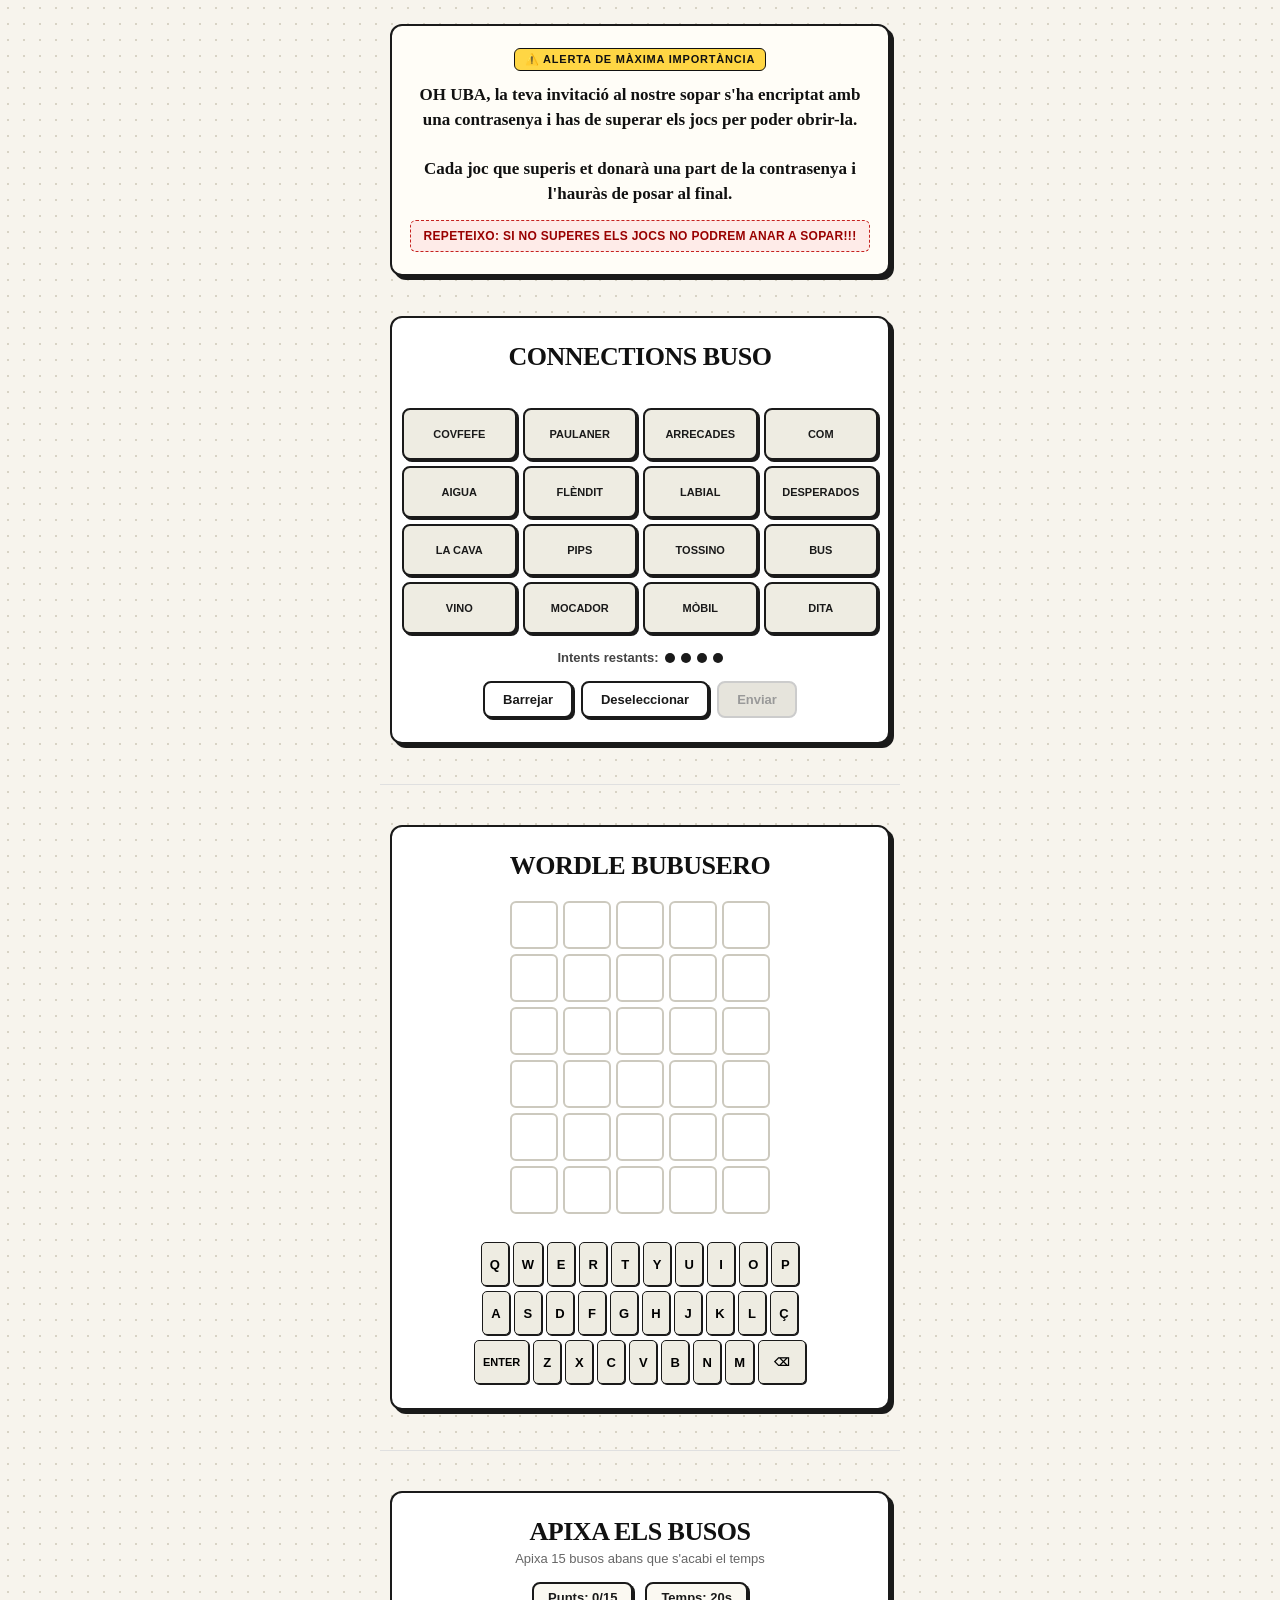
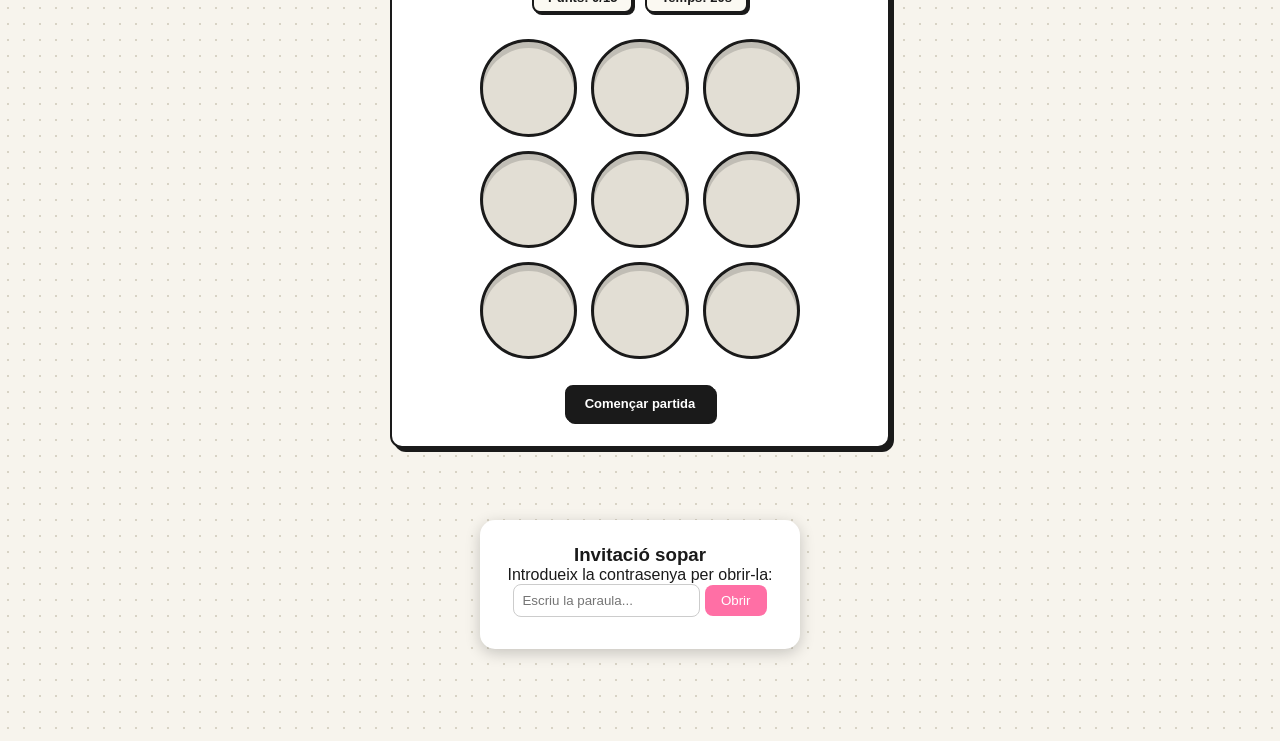
<file: 3anys/index.html>
<!DOCTYPE html>
<html lang="ca">

<head>
    <meta charset="UTF-8" />
    <meta name="viewport" content="width=device-width, initial-scale=1.0" />
    <link rel="stylesheet" href="styles.css" />
    <title>3 anys uba</title>
</head>

<body style="flex-direction: column; align-items: center; gap: 40px;">

    <!-- Musica -->
    <audio id="musica" loop>
        <source src="kahoot.mp3" type="audio/mpeg">
    </audio>


    <!-- TÍTOL INTRO -->
    <div class="intro-card">
        <div class="intro-tag">⚠️ ALERTA DE MÀXIMA IMPORTÀNCIA</div>
        <h1 class="intro-title">
            OH UBA, la teva invitació al nostre sopar s'ha encriptat amb una contrasenya i has de superar els jocs per poder obrir-la.
            <br><br> Cada joc que superis et donarà una part de la contrasenya i l'hauràs de posar al final.
        </h1>
        <div class="intro-alert">
            REPETEIXO: SI NO SUPERES ELS JOCS NO PODREM ANAR A SOPAR!!!
        </div>
    </div>

    <!-- ========================================== -->
    <!-- JOC 1: CONNECTIONS                         -->
    <!-- ========================================== -->
    <div id="connections-screen" class="game-screen">
        <div class="conn-toast" id="toast">Ja has provat aquesta combinació!</div>

        <div class="game-header">
            <h1>CONNECTIONS BUSO</h1>
        </div>

        <div class="conn-solved-categories" id="solved-box"></div>

        <div class="conn-grid" id="tiles-grid"></div>

        <div class="conn-mistakes" id="mistakes-box">
            <span>Intents restants:</span>
            <div class="conn-dot"></div>
            <div class="conn-dot"></div>
            <div class="conn-dot"></div>
            <div class="conn-dot"></div>
        </div>

        <div class="conn-actions" id="action-buttons">
            <button class="conn-btn" onclick="shuffleTiles()">Barrejar</button>
            <button class="conn-btn" onclick="deselectAll()">Deseleccionar</button>
            <button class="conn-btn conn-btn-submit" id="submit-btn" onclick="checkGuess()" disabled>Enviar</button>
        </div>

        <div class="reward-modal" id="victory-modal">
            <h2>PRIMERA PISTA</h2>
            <div class="reward-box">
                <span class="reward-key-text">cumple</span>
            </div>
        </div>
    </div>

    <hr style="width: 100%; max-width: 520px; border: 0; border-top: 1px solid #e0e0e0;" />

    <!-- ========================================== -->
    <!-- JOC 2: WORDLE                              -->
    <!-- ========================================== -->
    <div id="wordle-screen" class="game-screen">
        <div class="game-header">
            <h1>WORDLE BUBUSERO</h1>
        </div>

        <div class="wdl-board" id="board"></div>

        <div class="wdl-keyboard" id="keyboard"></div>

        <div class="reward-modal" id="wdl-reward">
            <h2>SEGONA PISTA</h2>
            <div class="reward-box">
                <span class="reward-key-text" id="reward-key">numero3</span>
            </div>
        </div>
    </div>


    <hr style="width: 100%; max-width: 520px; border: 0; border-top: 1px solid #e0e0e0;" />

    <!-- ========================================== -->
    <!-- JOC 3: WHACK-A-MOLE ARCADE                 -->
    <!-- ========================================== -->
    <div id="mole-screen" class="game-screen">
        <div class="game-header">
            <h1>APIXA ELS BUSOS</h1>
            <p>Apixa 15 busos abans que s'acabi el temps</p>
        </div>

        <div class="mole-scoreboard">
            <div class="mole-score-pill">Punts: <span id="mole-score">0</span>/15</div>
            <div class="mole-score-pill">Temps: <span id="mole-time">20</span>s</div>
        </div>

        <div class="mole-grid" id="mole-grid">
            <div class="mole-hole">
                <div class="mole-target" onclick="hitMole(this)"></div>
            </div>
            <div class="mole-hole">
                <div class="mole-target" onclick="hitMole(this)"></div>
            </div>
            <div class="mole-hole">
                <div class="mole-target" onclick="hitMole(this)"></div>
            </div>
            <div class="mole-hole">
                <div class="mole-target" onclick="hitMole(this)"></div>
            </div>
            <div class="mole-hole">
                <div class="mole-target" onclick="hitMole(this)"></div>
            </div>
            <div class="mole-hole">
                <div class="mole-target" onclick="hitMole(this)"></div>
            </div>
            <div class="mole-hole">
                <div class="mole-target" onclick="hitMole(this)"></div>
            </div>
            <div class="mole-hole">
                <div class="mole-target" onclick="hitMole(this)"></div>
            </div>
            <div class="mole-hole">
                <div class="mole-target" onclick="hitMole(this)"></div>
            </div>
        </div>

        <div class="mole-actions">
            <button class="conn-btn conn-btn-submit" id="start-mole-btn" onclick="startMoleGame()">Començar partida</button>
        </div>

        <div class="reward-modal" id="mole-reward">
            <h2>TERCERA PISTA</h2>
            <div class="reward-box">
                <span class="reward-key-text">de_natros</span>
            </div>
        </div>
    </div>



    <!-- Invitació sopar -->
    <div id="sobre">
        <h3>Invitació sopar</h3>
        <p>Introdueix la contrasenya per obrir-la:</p>
        <input type="password" id="contra" placeholder="Escriu la paraula...">
        <button onclick="obrirInvitacio()">Obrir</button>

        <div id="contenido" class="hidden">
            <h2> Sorpresa! </h2>
            <p>Estàs invitada a sopar amb EL MI aquesta nit.</p>
            <p><b>Ubicació: </b>Níam</p>
            <p><b>Hora: </b>21:30</p>
        </div>
    </div>

    <script src="script.js"></script>
</body>

</html>
</file>
<file: 3anys/styles.css>
/* ==========================================================================
   1. BASES GLOBALS & FONS EDITORIAL CÀLID
   ========================================================================== */

* {
    box-sizing: border-box;
    margin: 0;
    padding: 0;
}

body {
    /* Fons paper càlid amb trama de punts subtils estil impremta */
    background-color: #f7f4ed;
    background-image: radial-gradient(#d8d3c5 1px, transparent 1px);
    background-size: 16px 16px;
    color: #1a1a1a;
    font-family: -apple-system, BlinkMacSystemFont, "Segoe UI", Roboto, sans-serif;
    display: flex;
    flex-direction: column;
    align-items: center;
    gap: 32px;
    padding: 24px 14px 60px;
    min-height: 100vh;
}


/* ==========================================================================
   2. CONTENIDORS I TARGETES DE JOC
   ========================================================================== */

.game-screen {
    width: 100%;
    max-width: 500px;
    background: #ffffff;
    border: 2px solid #1a1a1a;
    border-radius: 12px;
    padding: 24px 16px;
    box-shadow: 4px 4px 0px #1a1a1a;
    display: flex;
    flex-direction: column;
    align-items: center;
    gap: 16px;
}

.game-header {
    text-align: center;
}

.game-header h1 {
    font-family: "Georgia", "Charter", "Times New Roman", serif;
    font-size: 26px;
    letter-spacing: -0.5px;
    color: #111;
    margin-bottom: 4px;
}

.game-header p {
    font-size: 13px;
    color: #666;
}


/* Separador subtil entre seccions */

hr {
    width: 100%;
    max-width: 500px;
    border: 0;
    border-top: 2px dashed #d1ccbe;
}


/* ==========================================================================
   3. BANNER D'ALERTA (INTRO)
   ========================================================================== */

.intro-card {
    width: 100%;
    max-width: 500px;
    background: #fffdf7;
    border: 2px solid #1a1a1a;
    border-radius: 12px;
    padding: 22px 18px;
    text-align: center;
    box-shadow: 4px 4px 0px #1a1a1a;
}

.intro-tag {
    display: inline-block;
    background: #ffd644;
    color: #111;
    font-weight: 800;
    font-size: 11px;
    letter-spacing: 0.8px;
    padding: 4px 10px;
    border-radius: 6px;
    border: 1.5px solid #111;
    margin-bottom: 12px;
}

.intro-title {
    font-family: "Georgia", serif;
    font-size: 17px !important;
    font-weight: 700;
    line-height: 1.45;
    color: #111;
    margin-bottom: 14px;
}

.intro-alert {
    background: #feebe8;
    border: 1.5px dashed #c5221f;
    color: #900;
    font-size: 12px;
    font-weight: 800;
    padding: 8px 12px;
    border-radius: 6px;
    letter-spacing: 0.3px;
}


/* ==========================================================================
   4. BOTONS COMUNS (EFECTE PREMSA FÍSICA)
   ========================================================================== */

.conn-btn {
    background: #ffffff;
    border: 2px solid #1a1a1a;
    color: #1a1a1a;
    padding: 9px 18px;
    border-radius: 8px;
    font-weight: 700;
    font-size: 13px;
    cursor: pointer;
    box-shadow: 2px 2px 0px #1a1a1a;
    transition: transform 0.08s ease, box-shadow 0.08s ease;
}

.conn-btn:hover {
    background: #fdfaf3;
}

.conn-btn:active {
    transform: translate(2px, 2px);
    box-shadow: 0px 0px 0px #1a1a1a;
}

.conn-btn-submit {
    background: #1a1a1a;
    color: #ffffff;
}

.conn-btn-submit:hover {
    background: #333333;
}

.conn-btn-submit:disabled {
    background: #e6e4dc;
    color: #999;
    border-color: #ccc;
    box-shadow: none;
    cursor: not-allowed;
    transform: none;
}


/* ==========================================================================
   5. CONNECTIONS
   ========================================================================== */

#connections-screen .conn-toast {
    position: fixed;
    top: 18px;
    background: #1a1a1a;
    color: #fff;
    padding: 10px 18px;
    border-radius: 8px;
    font-size: 13px;
    font-weight: 700;
    box-shadow: 3px 3px 0px rgba(0, 0, 0, 0.3);
    opacity: 0;
    transform: translateY(-10px);
    transition: opacity 0.2s, transform 0.2s;
    pointer-events: none;
    z-index: 100;
}

#connections-screen .conn-toast.show {
    opacity: 1;
    transform: translateY(0);
}

#connections-screen .conn-solved-categories {
    width: 100%;
    display: flex;
    flex-direction: column;
    gap: 8px;
}

#connections-screen .conn-solved-card {
    padding: 12px;
    border-radius: 8px;
    border: 2px solid #1a1a1a;
    text-align: center;
    box-shadow: 2px 2px 0px #1a1a1a;
    animation: connPopIn 0.25s ease-out;
}

#connections-screen .conn-solved-title {
    font-weight: 800;
    font-size: 14px;
    text-transform: uppercase;
    margin-bottom: 2px;
}

#connections-screen .conn-solved-words {
    font-size: 13px;
}

#connections-screen .conn-grid {
    width: 100%;
    display: grid;
    grid-template-columns: repeat(4, 1fr);
    gap: 8px;
}

#connections-screen .conn-tile {
    aspect-ratio: 1.25;
    background: #eeece2;
    border: 2px solid #1a1a1a;
    border-radius: 8px;
    display: flex;
    justify-content: center;
    align-items: center;
    text-align: center;
    padding: 4px;
    font-weight: 800;
    font-size: 12px;
    text-transform: uppercase;
    cursor: pointer;
    box-shadow: 2px 2px 0px #1a1a1a;
    transition: background 0.1s, transform 0.08s;
}

#connections-screen .conn-tile.selected {
    background: #50504a;
    color: #ffffff;
}

#connections-screen .conn-tile:active {
    transform: translate(1px, 1px);
    box-shadow: 1px 1px 0px #1a1a1a;
}

#connections-screen .cat-yellow {
    background: #fbd65c;
}

#connections-screen .cat-green {
    background: #a4c95f;
}

#connections-screen .cat-blue {
    background: #a8caf4;
}

#connections-screen .cat-purple {
    background: #c694d1;
}

#connections-screen .conn-mistakes {
    display: flex;
    align-items: center;
    gap: 6px;
    font-size: 13px;
    font-weight: 600;
    color: #444;
}

#connections-screen .conn-dot {
    width: 10px;
    height: 10px;
    background: #1a1a1a;
    border-radius: 50%;
    transition: opacity 0.2s;
}

#connections-screen .conn-dot.lost {
    opacity: 0.15;
}

#connections-screen .conn-actions {
    display: flex;
    gap: 8px;
}

@keyframes connPopIn {
    from {
        transform: scale(0.95);
        opacity: 0;
    }
    to {
        transform: scale(1);
        opacity: 1;
    }
}

#connections-screen {
  width: 100%;
  padding-left: 10px;
  padding-right: 10px;
  overflow: hidden; /* Evita que qualsevol element desbordi la targeta */
}

#connections-screen .conn-grid {
  width: 100%;
  gap: 6px; /* Reduïm l'espai entre caselles */
}

#connections-screen .conn-tile {
  min-width: 0; /* Imprescindible en CSS Grid perquè no forci l'ample */
  aspect-ratio: auto; /* Permet que s'adapti a l'alçada del text */
  min-height: 52px;
  padding: 4px 2px;
  font-size: 11px; /* Font lleugerament més compacta per paraules com DESPERADOS */
  word-break: break-word; /* Si cal, trenca la paraula per no sortir */
  hyphens: auto;
  line-height: 1.15;
}

@media (max-width: 380px) {
  #connections-screen .conn-tile {
    font-size: 10px;
    padding: 2px;
  }
}


/* ==========================================================================
   6. WORDLE
   ========================================================================== */

#wordle-screen .wdl-board {
    display: grid;
    grid-template-rows: repeat(6, 1fr);
    gap: 5px;
    margin-bottom: 12px;
}

#wordle-screen .wdl-row {
    display: grid;
    grid-template-columns: repeat(5, 1fr);
    gap: 5px;
}

#wordle-screen .wdl-cell {
    width: 48px;
    height: 48px;
    border: 2px solid #ccc9be;
    border-radius: 6px;
    display: flex;
    justify-content: center;
    align-items: center;
    font-size: 22px;
    font-weight: 800;
    text-transform: uppercase;
    user-select: none;
    background: #fff;
}

#wordle-screen .wdl-cell.filled {
    border-color: #1a1a1a;
}

#wordle-screen .wdl-cell.correct {
    background: #6aaa64;
    color: #fff;
    border-color: #1a1a1a;
}

#wordle-screen .wdl-cell.present {
    background: #c9b458;
    color: #fff;
    border-color: #1a1a1a;
}

#wordle-screen .wdl-cell.absent {
    background: #787c7e;
    color: #fff;
    border-color: #1a1a1a;
}

#wordle-screen .wdl-keyboard {
    display: flex;
    flex-direction: column;
    gap: 5px;
    width: 100%;
}

#wordle-screen .wdl-kb-row {
    display: flex;
    justify-content: center;
    gap: 4px;
}

#wordle-screen .wdl-key {
    background: #eeece2;
    border: 1.5px solid #1a1a1a;
    border-radius: 5px;
    height: 44px;
    min-width: 28px;
    padding: 0 8px;
    font-weight: 800;
    font-size: 13px;
    cursor: pointer;
    box-shadow: 1px 1px 0px #1a1a1a;
    display: flex;
    justify-content: center;
    align-items: center;
}

#wordle-screen .wdl-key.wide {
    min-width: 48px;
    font-size: 11px;
}

#wordle-screen .wdl-key:active {
    transform: translate(1px, 1px);
    box-shadow: none;
}

#wordle-screen .wdl-key.correct {
    background: #6aaa64;
    color: #fff;
}

#wordle-screen .wdl-key.present {
    background: #c9b458;
    color: #fff;
}

#wordle-screen .wdl-key.absent {
    background: #787c7e;
    color: #fff;
}


/* ==========================================================================
   7. WHACK-A-MOLE ARCADE
   ========================================================================== */

#mole-screen .mole-scoreboard {
    display: flex;
    gap: 12px;
}

#mole-screen .mole-score-pill {
    background: #fbf9f2;
    padding: 6px 14px;
    border-radius: 8px;
    font-weight: 800;
    font-size: 13px;
    border: 2px solid #1a1a1a;
    box-shadow: 2px 2px 0px #1a1a1a;
}

#mole-screen .mole-grid {
    width: 100%;
    max-width: 320px;
    display: grid;
    grid-template-columns: repeat(3, 1fr);
    gap: 14px;
    margin: 10px 0;
}

#mole-screen .mole-hole {
    aspect-ratio: 1;
    background: #e2ded4;
    border-radius: 50%;
    border: 3px solid #1a1a1a;
    overflow: hidden;
    position: relative;
    box-shadow: inset 0 6px 0 rgba(0, 0, 0, 0.15);
}

#mole-screen .mole-target {
    width: 76%;
    height: 76%;
    border-radius: 50%;
    position: absolute;
    left: 12%;
    bottom: -100%;
    cursor: pointer;
    user-select: none;
    transition: bottom 0.12s cubic-bezier(0.2, 0.9, 0.3, 1.2);
    /* Configuració de la teva imatge */
    background-image: url('../2anys/cara-roger.png');
    /* Canvia pel nom exacte del teu fitxer */
    background-size: cover;
    background-position: center;
    border: 2px solid #1a1a1a;
    box-shadow: 0 2px 4px rgba(0, 0, 0, 0.2);
}


/* Elimina o buida aquesta regla perquè no surti la icona sobre la foto */

#mole-screen .mole-target::after {
    content: "";
}

#mole-screen .mole-target.up {
    bottom: 10%;
}

#mole-screen .mole-target.bonked {
    transform: scale(0.85);
}


/* ==========================================================================
   8. TARGETES DE PISTES DESBLOQUEJADES
   ========================================================================== */

.reward-modal {
    display: none;
    width: 100%;
    background: #fcfcfc;
    border: 2px solid #1a1a1a;
    border-radius: 10px;
    padding: 16px;
    text-align: center;
    box-shadow: 3px 3px 0px #1a1a1a;
}

.reward-modal h2 {
    font-size: 13px;
    font-weight: 800;
    letter-spacing: 1px;
    color: #666;
    margin-bottom: 6px;
}

.reward-box {
    background: #eef7ee;
    border: 1.5px dashed #2bb24c;
    border-radius: 8px;
    padding: 10px;
    display: inline-block;
    min-width: 160px;
}

.reward-key-text {
    font-family: "Georgia", serif;
    font-size: 22px;
    font-weight: 800;
    letter-spacing: 3px;
    color: #1a6b2d;
}


/* ==========================================================================
   4. MODALS I RECOMPENSES DE PANTALLA
   ========================================================================== */

.reward-modal {
    display: none;
    width: 100%;
    background: #fff;
    border: 1px solid #e0e0e0;
    border-radius: 12px;
    padding: 24px 16px;
    text-align: center;
    box-shadow: 0 8px 24px rgba(0, 0, 0, 0.08);
}

.reward-box {
    margin: 16px 0;
    padding: 14px;
    background: #f4fbf7;
    border: 1px dashed #2bb24c;
    border-radius: 8px;
    font-size: 14px;
    line-height: 1.5;
}

.reward-key-text {
    font-size: 20px;
    font-weight: 800;
    letter-spacing: 2px;
    color: #2bb24c;
}

#sobre {
    margin: 2rem auto;
    padding: 1.5rem;
    width: 320px;
    background: #fff;
    border-radius: 15px;
    box-shadow: 0 4px 15px rgba(0, 0, 0, 0.2);
    text-align: center;
}

#sobre input {
    padding: 0.5rem;
    border: 1px solid #ccc;
    border-radius: 8px;
    margin-bottom: 0.5rem;
}

#sobre button {
    padding: 0.5rem 1rem;
    border: none;
    background: #ff6fa5;
    color: white;
    border-radius: 8px;
    cursor: pointer;
    transition: background 0.3s;
}

#sobre button:hover {
    background: #ff4c88;
}

#contenido {
    margin-top: 1rem;
    padding: 1rem;
    border-top: 2px dashed #ff6fa5;
}

.hidden {
    display: none;
}
</file>
